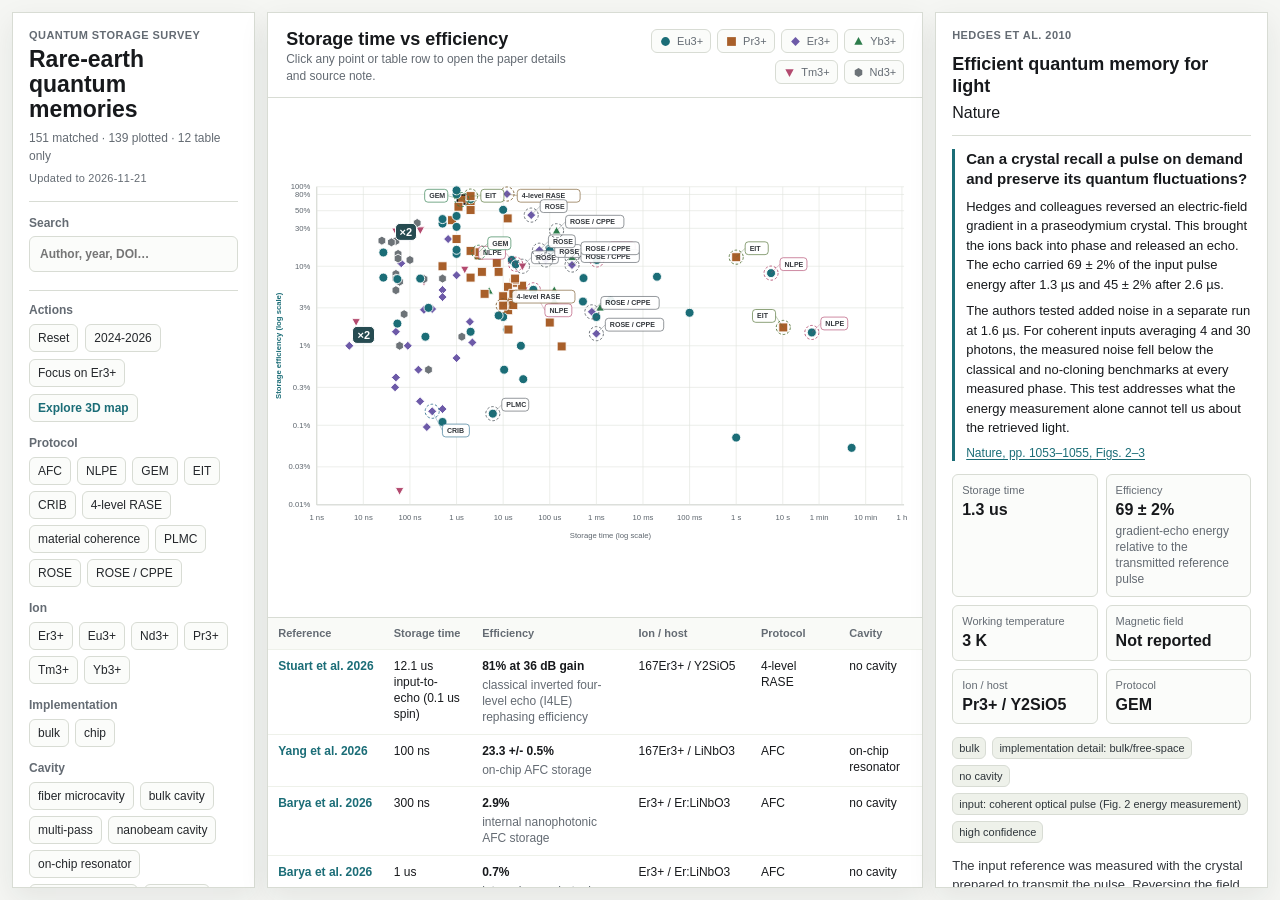
<file: index.html>
<!doctype html>
<html lang="en">
<head>
  <meta charset="utf-8">
  <meta name="viewport" content="width=device-width, initial-scale=1">
  <title>Rare-earth Quantum Memories for Light</title>
  <link rel="stylesheet" href="point-groups.css?v=20261119a">
  <link rel="stylesheet" href="styles.css?v=20261119a">
  <link rel="stylesheet" href="paper-reading.css?v=20261119c">
</head>
<body>
  <main class="app-shell">
    <aside class="control-panel" aria-label="Filters">
      <div class="brand-block">
        <p class="eyebrow">Quantum storage survey</p>
        <h1>Rare-earth quantum memories</h1>
        <p class="meta-line" id="resultCounts" role="status"><span id="matchCount">0</span> matched · <span id="visibleCount">0</span> plotted · <span id="tableOnlyCount">0</span> table only</p>
        <p class="updated-line">Updated to <time id="updatedDate" datetime="2026-11-21">2026-11-21</time></p>
      </div>

      <label class="search-box">
        <span>Search</span>
        <input id="searchInput" type="search" placeholder="Author, year, DOI…">
      </label>
      <button class="filter-toggle" id="filterToggle" type="button" aria-expanded="false" aria-controls="filterGroups">Filters</button>

      <div class="filter-groups" id="filterGroups">
        <section class="action-group">
          <div class="filter-title">Actions</div>
          <div class="button-row">
            <button id="resetFilters" type="button">Reset</button>
            <button id="recentOnly" type="button" aria-pressed="false">2024-2026</button>
            <button id="focusEr" type="button" aria-pressed="false">Focus on Er3+</button>
          </div>
          <a class="action-link" href="3d.html" aria-label="Open the interactive three-dimensional literature map">Explore 3D map</a>
          <div class="focus-legend" id="focusLegend" hidden></div>
        </section>

        <section class="filter-group">
          <div class="filter-title">Protocol</div>
          <div class="chip-grid" id="protocolFilters"></div>
        </section>

        <section class="filter-group">
          <div class="filter-title">Ion</div>
          <div class="chip-grid" id="ionFilters"></div>
        </section>

        <section class="filter-group">
          <div class="filter-title">Implementation</div>
          <div class="chip-grid" id="architectureFilters"></div>
        </section>

        <section class="filter-group">
          <div class="filter-title">Cavity</div>
          <div class="chip-grid" id="cavityFilters"></div>
        </section>

        <section class="notes-block">
          <div class="filter-title">Reading map</div>
          <p id="readingMapText">Color and marker shape both encode ion species. Non-AFC points are labeled directly on the chart.</p>
          <details class="paper-index" id="paperReadingIndex" hidden></details>
        </section>

        <section class="notes-block">
          <div class="filter-title">Review trail</div>
          <div class="review-list" id="reviewList"></div>
        </section>
      </div>
    </aside>

    <section class="chart-panel" aria-label="Interactive memory map">
      <div class="chart-toolbar">
        <div>
          <h2 id="chartTitle">Storage time vs efficiency</h2>
          <p id="chartDescription">Click any point or table row to open the paper details and source note.</p>
        </div>
        <div class="mini-legend" id="miniLegend"></div>
      </div>

      <div class="chart-wrap">
        <svg id="memorySvg" role="img" aria-label="Log-log map of storage time and efficiency"></svg>
        <div id="groupBadges" class="point-group-layer"></div>
        <div id="tooltip" class="tooltip" hidden></div>
      </div>

      <div class="table-wrap">
        <table>
          <colgroup>
            <col class="reference-col"><col class="time-col"><col class="efficiency-col">
            <col class="host-col"><col class="protocol-col"><col class="cavity-col">
          </colgroup>
          <thead>
            <tr>
              <th scope="col">Reference</th>
              <th scope="col">Storage time</th>
              <th scope="col">Efficiency</th>
              <th scope="col">Ion / host</th>
              <th scope="col">Protocol</th>
              <th scope="col">Cavity</th>
            </tr>
          </thead>
          <tbody id="resultsTable"></tbody>
        </table>
      </div>
    </section>

    <aside class="detail-panel" id="desktopDetail" aria-label="Paper details">
      <div class="detail-empty" id="emptyDetail">
        <h2>No matching records</h2>
        <p>Try another search or clear your filters.</p>
      </div>
      <article id="detailContent" class="detail-content" hidden></article>
    </aside>
  </main>
  <dialog class="detail-sheet" id="detailSheet" aria-labelledby="detailSheetTitle">
    <div class="sheet-header">
      <h2 id="detailSheetTitle">Result details</h2>
      <button type="button" id="closeDetailSheet" autofocus>Close</button>
    </div>
    <div class="sheet-content" id="sheetContent"></div>
  </dialog>

  <script src="data.js?v=20261119c"></script>
  <script src="author-index.js?v=20261118b"></script>
  <script src="source-locations.js?v=20261119c"></script>
  <script src="experimental-conditions.js?v=20261119c"></script>
  <script src="result-search.js?v=20261119b"></script>
  <script src="point-groups.js?v=20261119a"></script>
  <script src="paper-reading.js?v=20261119c"></script>
  <script src="app.js?v=20261119c"></script>
</body>
</html>
</file>
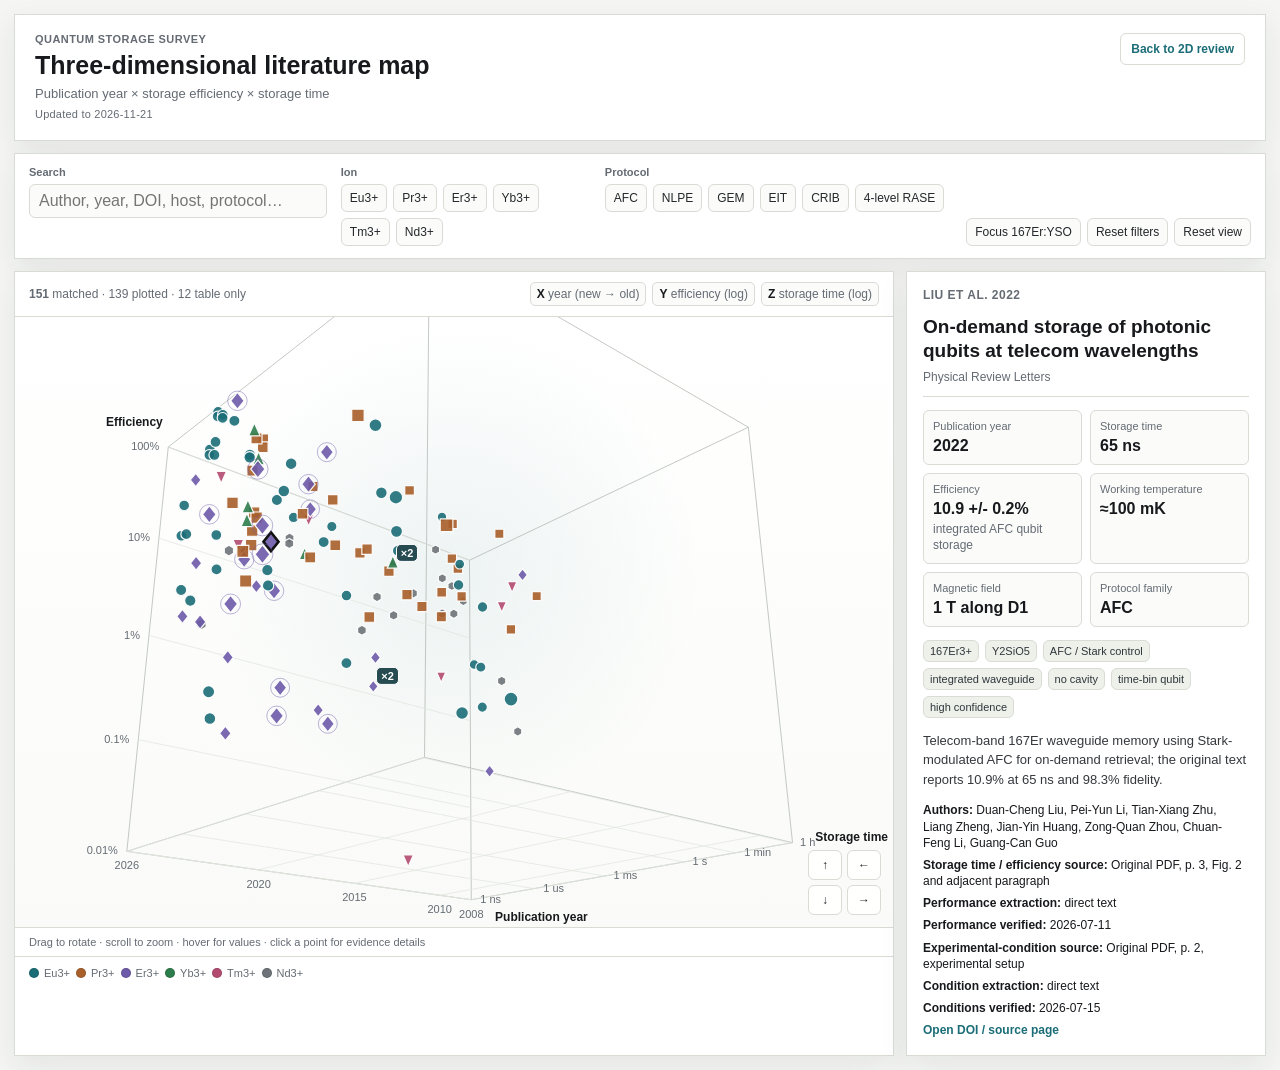
<file: 3d.html>
<!doctype html>
<html lang="en">
<head>
  <meta charset="utf-8">
  <meta name="viewport" content="width=device-width, initial-scale=1">
  <title>3D Literature Map | Rare-earth Quantum Memories</title>
  <link rel="stylesheet" href="point-groups.css?v=20261119a">
  <link rel="stylesheet" href="3d.css?v=20261119a">
  <link rel="stylesheet" href="paper-reading.css?v=20261119c">
</head>
<body>
  <main class="three-d-shell">
    <header class="three-d-header">
      <div>
        <p class="eyebrow">Quantum storage survey</p>
        <h1>Three-dimensional literature map</h1>
        <p class="subtitle">Publication year × storage efficiency × storage time</p>
        <p class="updated-line">Updated to <time id="updatedDate" datetime="2026-11-21">2026-11-21</time></p>
      </div>
      <a class="back-link" href="index.html">Back to 2D review</a>
    </header>

    <section class="control-strip" aria-label="Three-dimensional map filters">
      <label class="search-control">
        <span>Search</span>
        <input id="search3d" type="search" placeholder="Author, year, DOI, host, protocol…">
      </label>
      <div class="control-group">
        <span class="control-label">Ion</span>
        <div class="chip-row" id="ionFilters3d"></div>
      </div>
      <div class="control-group">
        <span class="control-label">Protocol</span>
        <div class="chip-row" id="protocolFilters3d"></div>
      </div>
      <div class="action-row">
        <button id="focusEr3d" type="button" aria-pressed="false">Focus 167Er:YSO</button>
        <button id="reset3d" type="button">Reset filters</button>
        <button id="resetCamera3d" type="button">Reset view</button>
      </div>
    </section>

    <section class="map-layout">
      <div class="plot-card">
        <div class="plot-toolbar">
          <p id="resultCounts3d" role="status"><strong id="matchCount3d">0</strong> matched · <span id="visible3d">0</span> plotted · <span id="tableOnlyCount3d">0</span> table only</p>
          <div class="axis-key" aria-label="Axis mapping">
            <span><b>X</b> year (new → old)</span>
            <span><b>Y</b> efficiency (log)</span>
            <span><b>Z</b> storage time (log)</span>
          </div>
        </div>
        <div class="canvas-wrap" id="canvasWrap3d">
          <canvas id="plot3d" role="img" aria-label="Interactive three-dimensional scatter plot of publication year, storage efficiency, and storage time"></canvas>
          <div id="groupBadges3d" class="point-group-layer"></div>
          <div id="tooltip3d" class="plot-tooltip" hidden></div>
          <div class="camera-pad" aria-label="Rotate the three-dimensional view">
            <button type="button" data-camera="up" aria-label="Rotate view upward">↑</button>
            <button type="button" data-camera="left" aria-label="Rotate view left">←</button>
            <button type="button" data-camera="down" aria-label="Rotate view downward">↓</button>
            <button type="button" data-camera="right" aria-label="Rotate view right">→</button>
          </div>
        </div>
        <p class="interaction-hint">Drag to rotate · scroll to zoom · hover for values · click a point for evidence details</p>
        <div class="legend-row" id="legend3d"></div>
      </div>

      <aside class="detail-card" aria-label="Selected result details">
        <article id="detail3d"></article>
      </aside>
    </section>
  </main>

  <script src="data.js?v=20261119c"></script>
  <script src="author-index.js?v=20261118b"></script>
  <script src="source-locations.js?v=20261119c"></script>
  <script src="experimental-conditions.js?v=20261119c"></script>
  <script src="result-search.js?v=20261119b"></script>
  <script src="point-groups.js?v=20261119a"></script>
  <script src="paper-reading.js?v=20261119c"></script>
  <script src="3d.js?v=20261119c"></script>
</body>
</html>
</file>
<file: point-groups.css>
.point-group-layer {
  position: absolute;
  inset: 0;
  z-index: 2;
  pointer-events: none;
  overflow: hidden;
}

.point-group-badge {
  position: absolute;
  transform: translate(3px, calc(-100% - 2px));
  pointer-events: auto;
  padding: 2px 4px;
  min-width: 22px;
  border: 1px solid white;
  border-radius: 5px;
  background: #264b51;
  color: white;
  font: bold 11px/1.1 Arial, sans-serif;
  cursor: pointer;
}

.point-group-badge:focus-visible, .point-group-option:focus-visible, .point-group-close:focus-visible {
  outline: 2px solid var(--accent);
  outline-offset: 2px;
}

.point-group-dialog {
  width: min(440px, calc(100% - 24px));
  max-height: calc(100dvh - 32px);
  padding: 18px;
  border: 1px solid var(--line);
  border-radius: 9px;
  color: var(--ink);
  background: var(--panel);
  box-shadow: var(--shadow);
}

.point-group-dialog::backdrop { background: rgba(15, 25, 29, .34); }
.point-group-header { display: flex; align-items: center; justify-content: space-between; gap: 12px; margin-bottom: 12px; }
.point-group-close {
  padding: 4px 8px;
  border: 1px solid var(--line);
  border-radius: 5px;
  color: var(--ink);
  background: var(--panel);
  font-size: 18px;
  cursor: pointer;
}

.point-group-options, .point-group-option { display: grid; gap: 7px; }
.point-group-option {
  width: 100%;
  padding: 11px 12px;
  text-align: left;
  overflow-wrap: anywhere;
  border: 1px solid var(--line);
  border-radius: 6px;
  color: var(--muted);
  background: #fbfcfa;
  font-size: 12px;
  line-height: 1.4;
  cursor: pointer;
}
.point-group-option:hover { border-color: var(--accent); }
.point-group-option strong { color: var(--ink); font-size: 14px; }

@media (pointer: coarse) {
  .point-group-badge { min-width: 25px; min-height: 24px; }
  .point-group-close { min-width: 36px; min-height: 36px; }
}
</file>
<file: styles.css>
:root {
  --bg: #f5f6f3;
  --panel: #ffffff;
  --ink: #17191c;
  --muted: #646b73;
  --line: #d8dcd4;
  --soft: #eef1ea;
  --accent: #1b6d77;
  --accent-2: #a85f2a;
  --danger: #9d3b4a;
  --shadow: 0 10px 28px rgba(25, 32, 38, 0.08);
}

* { box-sizing: border-box; }
[hidden] { display: none !important; }

html, body {
  margin: 0;
  min-height: 100%;
  background: var(--bg);
  color: var(--ink);
  font-family: Arial, Helvetica, sans-serif;
}

body { overflow: hidden; }
button, input { font: inherit; }
h1, h2, h3, p { margin: 0; }

.app-shell {
  display: grid;
  grid-template-columns: clamp(218px, 19vw, 276px) minmax(0, 1fr) clamp(286px, 26vw, 380px);
  gap: 12px;
  height: 100vh;
  padding: 12px;
}

.control-panel, .chart-panel, .detail-panel {
  min-height: 0;
  background: var(--panel);
  border: 1px solid var(--line);
  box-shadow: var(--shadow);
}

.control-panel, .detail-panel {
  overflow: auto;
  padding: 16px;
}

.control-panel {
  display: flex;
  flex-direction: column;
  gap: 14px;
}

.filter-groups { display: grid; gap: 14px; }
.filter-toggle { display: none; }
.detail-sheet:not([open]) { display: none; }

.brand-block {
  border-bottom: 1px solid var(--line);
  padding-bottom: 14px;
}

.eyebrow {
  margin-bottom: 6px;
  color: var(--muted);
  font-size: 11px;
  font-weight: 700;
  letter-spacing: .04em;
  text-transform: uppercase;
}

h1 { font-size: 23px; line-height: 1.08; }
h2 { font-size: 18px; line-height: 1.2; }
h3 { font-size: 16px; line-height: 1.25; }

.meta-line, .chart-toolbar p, .detail-empty p, .notes-block p {
  color: var(--muted);
  font-size: 12px;
  line-height: 1.45;
}

.meta-line { margin-top: 9px; }

.updated-line {
  margin-top: 6px;
  color: var(--muted);
  font-size: 11px;
  line-height: 1.4;
  letter-spacing: .02em;
}

.search-box {
  display: grid;
  gap: 6px;
  color: var(--muted);
  font-size: 12px;
  font-weight: 700;
}

.search-box input {
  width: 100%;
  height: 36px;
  border: 1px solid var(--line);
  border-radius: 6px;
  padding: 0 10px;
  background: #fbfcfa;
  color: var(--ink);
  outline: none;
}

.search-box input:focus {
  border-color: var(--accent);
  box-shadow: 0 0 0 3px rgba(27, 109, 119, .15);
}

.filter-group, .notes-block, .action-group { display: grid; gap: 7px; }
.filter-title { color: var(--muted); font-size: 12px; font-weight: 700; }
.chip-grid { display: flex; flex-wrap: wrap; gap: 6px; }

.chip, .button-row button, .action-link {
  display: inline-flex;
  align-items: center;
  justify-content: center;
  min-height: 28px;
  border: 1px solid var(--line);
  border-radius: 6px;
  background: #fbfcfa;
  color: #24272b;
  padding: 5px 8px;
  cursor: pointer;
  font-size: 12px;
  line-height: 1;
}

.chip[aria-pressed="true"], .button-row button[aria-pressed="true"] {
  border-color: #1d2a2d;
  background: #e1eee9;
  color: #102326;
}

.button-row { display: flex; flex-wrap: wrap; gap: 7px; }

.action-link {
  width: fit-content;
  color: var(--accent);
  font-weight: 700;
  text-decoration: none;
}

.action-link:hover,
.action-link:focus-visible {
  border-color: var(--accent);
  box-shadow: 0 0 0 3px rgba(27, 109, 119, .15);
  outline: none;
}

.action-group {
  margin-top: 4px;
  padding-top: 12px;
  border-top: 1px solid var(--line);
}

.chart-panel {
  display: grid;
  grid-template-rows: auto minmax(360px, 1fr) minmax(170px, 30vh);
  overflow: hidden;
}

.chart-toolbar {
  display: flex;
  justify-content: space-between;
  gap: 18px;
  padding: 16px 18px 12px;
  border-bottom: 1px solid var(--line);
}

.mini-legend {
  display: flex;
  flex-wrap: wrap;
  justify-content: flex-end;
  gap: 6px;
  max-width: 430px;
}

.focus-legend {
  display: flex;
  flex-wrap: wrap;
  justify-content: flex-start;
  gap: 6px;
}

.legend-label {
  align-self: center;
  color: var(--muted);
  font-size: 11px;
  font-weight: 700;
}

.legend-break {
  flex-basis: 100%;
  height: 0;
}

.legend-pill {
  display: inline-flex;
  align-items: center;
  gap: 5px;
  height: 24px;
  border: 1px solid var(--line);
  border-radius: 6px;
  padding: 0 7px;
  color: var(--muted);
  font-size: 11px;
  background: #fbfcfa;
}

.legend-marker {
  width: 13px;
  height: 13px;
  display: inline-flex;
}

.legend-marker svg {
  width: 100%;
  height: 100%;
  display: block;
}

.chart-wrap {
  position: relative;
  min-height: 0;
  overflow: hidden;
}

#memorySvg {
  width: 100%;
  height: 100%;
  min-height: 360px;
  display: block;
}

.tooltip {
  position: absolute;
  z-index: 10;
  width: max-content;
  max-width: min(300px, calc(100% - 16px));
  pointer-events: none;
  border: 1px solid var(--line);
  border-radius: 6px;
  background: #fff;
  box-shadow: var(--shadow);
  padding: 8px 9px;
  font-size: 12px;
  line-height: 1.35;
  overflow-wrap: anywhere;
}

.table-wrap {
  overflow: auto;
  border-top: 1px solid var(--line);
}

table {
  width: 100%;
  min-width: 680px;
  table-layout: fixed;
  border-collapse: collapse;
  font-size: 12px;
}

.reference-col { width: 17%; }
.time-col { width: 13%; }
.efficiency-col { width: 23%; }
.host-col { width: 18%; }
.protocol-col { width: 13%; }
.cavity-col { width: 16%; }

.efficiency-definition {
  display: block;
  margin-top: 3px;
  color: var(--muted);
  font-size: 12px;
  line-height: 1.35;
}

.result-ref {
  border: 0;
  background: transparent;
  padding: 0;
  color: var(--accent);
  text-align: left;
  cursor: pointer;
  font-weight: 700;
}

.result-ref:hover { text-decoration: underline; }
.table-only-label { display: block; margin-top: 3px; font-size: 11px; }

th, td {
  border-bottom: 1px solid var(--soft);
  padding: 8px 10px;
  text-align: left;
  vertical-align: top;
  overflow-wrap: anywhere;
  line-height: 1.35;
}

th {
  position: sticky;
  top: 0;
  z-index: 1;
  background: #f9faf7;
  color: var(--muted);
  font-size: 11px;
}

tr { cursor: pointer; }
tr:hover, tr.selected { background: #eef6f2; }

.detail-empty {
  display: grid;
  align-content: center;
  min-height: 100%;
  gap: 8px;
}

.detail-content {
  display: grid;
  gap: 13px;
  max-width: 100%;
  overflow-wrap: anywhere;
}

.detail-heading {
  display: grid;
  gap: 7px;
  border-bottom: 1px solid var(--line);
  padding-bottom: 13px;
}

.detail-heading a {
  color: var(--accent);
  text-decoration: none;
}

.detail-grid {
  display: grid;
  grid-template-columns: 1fr 1fr;
  gap: 8px;
}

.metric {
  border: 1px solid var(--line);
  border-radius: 6px;
  padding: 9px;
  background: #fbfcfa;
}

.metric span {
  display: block;
  color: var(--muted);
  font-size: 11px;
  margin-bottom: 4px;
}

.metric strong {
  display: block;
  font-size: 16px;
  line-height: 1.2;
  overflow-wrap: anywhere;
}

.tag-row {
  display: flex;
  flex-wrap: wrap;
  gap: 6px;
}

.tag {
  border-radius: 6px;
  border: 1px solid var(--line);
  background: var(--soft);
  padding: 4px 6px;
  font-size: 11px;
  color: #2f363b;
}

.detail-note {
  color: #34383d;
  font-size: 13px;
  line-height: 1.5;
}

.link-list {
  display: grid;
  gap: 5px;
  font-size: 12px;
}

.link-list a {
  color: var(--accent);
  text-decoration: none;
}

.review-list {
  display: grid;
  gap: 7px;
}

.review-list a {
  color: var(--accent);
  font-size: 12px;
  line-height: 1.35;
  text-decoration: none;
}

.axis-label, .tick-label {
  fill: #5d656d;
  font-size: 12px;
}

.axis-toggle {
  cursor: pointer;
  fill: var(--accent);
  font-weight: 700;
}

.axis-toggle:focus {
  outline: none;
}

.grid-line { stroke: #e1e5de; stroke-width: 1; }
.axis-line { stroke: #aeb5ad; stroke-width: 1; }
.non-afc-ring {
  fill: transparent;
  stroke-width: 1.5;
  stroke-dasharray: 4 3;
  opacity: .9;
  pointer-events: none;
}
.non-afc-leader {
  stroke-width: 1;
  opacity: .55;
  pointer-events: none;
}
.non-afc-label-bg {
  fill: rgba(255, 255, 255, .92);
  stroke-width: 1;
  pointer-events: none;
}
.non-afc-label {
  font-size: 11px;
  font-weight: 700;
  fill: #34383d;
  pointer-events: none;
}
.point { cursor: pointer; transition: opacity .15s ease; }
.point.dimmed { opacity: .22; }
.point.selected { stroke: #111; stroke-width: 2.4; }
.missing-row td { color: #7c6469; }

@media (max-width: 1160px) {
  body { overflow: auto; }
  .app-shell {
    grid-template-columns: clamp(200px, 22vw, 260px) minmax(0, 1fr);
    grid-template-rows: minmax(660px, 72vh) auto;
    height: auto;
    min-height: 100vh;
  }
  .detail-panel {
    grid-column: 1 / -1;
    min-height: 260px;
  }
}

@media (max-width: 800px) {
  .app-shell {
    display: flex;
    flex-direction: column;
    padding: 8px;
    gap: 8px;
  }
  .app-shell > * { min-width: 0; }
  .control-panel {
    display: grid;
    grid-template-columns: minmax(0, 1fr) auto;
    align-items: end;
    gap: 10px;
    padding: 12px;
  }
  .brand-block { grid-column: 1 / -1; padding: 0; border: 0; }
  .brand-block h1 { font-size: 21px; }
  .brand-block .eyebrow { margin-bottom: 4px; }
  .brand-block .meta-line, .brand-block .updated-line { display: inline-block; margin: 5px 8px 0 0; }
  .search-box { min-width: 0; gap: 4px; }
  .search-box input { height: 42px; font-size: 16px; }
  .filter-toggle, .sheet-header button {
    display: inline-flex;
    align-items: center;
    justify-content: center;
    gap: 8px;
    min-height: 42px;
    padding: 0 12px;
    border: 1px solid var(--line);
    border-radius: 6px;
    background: #fbfcfa;
    color: var(--ink);
    font-weight: 700;
    cursor: pointer;
  }
  .filter-toggle::after {
    content: "";
    width: 6px;
    height: 6px;
    border: solid currentColor;
    border-width: 0 1.5px 1.5px 0;
    transform: translateY(-2px) rotate(45deg);
  }
  .filter-toggle[aria-expanded="true"]::after { transform: translateY(2px) rotate(225deg); }
  .filter-toggle[aria-expanded="false"] + .filter-groups { display: none; }
  .filter-groups { grid-column: 1 / -1; }
  .filter-groups .chip, .filter-groups .action-link, .button-row button { min-height: 36px; }
  .detail-panel { display: none; }
  .chart-panel {
    grid-template-rows: auto auto auto;
  }
  .chart-toolbar { flex-direction: column; gap: 8px; padding: 12px; }
  .mini-legend { justify-content: flex-start; gap: 5px 10px; }
  .mini-legend .legend-pill { border: 0; padding: 0; background: transparent; height: 19px; }
  .chart-wrap { height: clamp(324px, 85vw, 430px); }
  #memorySvg { min-height: 0; }
  .table-wrap { max-height: min(62vh, 600px); }

  html:has(.detail-sheet[open]), body:has(.detail-sheet[open]) { overflow: hidden; }
  .detail-sheet {
    position: fixed;
    inset: auto 0 0;
    width: 100%;
    max-width: 100%;
    max-height: 84vh;
    max-height: 84dvh;
    margin: 0;
    padding: 0;
    background: var(--panel);
    color: var(--ink);
    border: 1px solid var(--line);
    border-bottom: none;
    border-radius: 16px 16px 0 0;
    box-shadow: 0 -12px 44px rgba(23, 25, 28, .18);
    overflow: hidden;
  }
  .detail-sheet[open] { display: flex; flex-direction: column; }
  .detail-sheet::backdrop { background: rgba(22, 30, 32, .48); }
  .sheet-header {
    display: flex;
    align-items: center;
    justify-content: space-between;
    padding: 8px 14px;
    border-bottom: 1px solid var(--line);
  }
  .sheet-header h2 { font-size: 16px; }
  .sheet-content {
    overflow: auto;
    overscroll-behavior: contain;
    padding: 14px 14px max(20px, env(safe-area-inset-bottom));
  }
  .detail-sheet :focus-visible, .filter-toggle:focus-visible { outline: 2px solid var(--accent); outline-offset: 2px; }
}
</file>
<file: paper-reading.css>
.paper-reading {
  display: grid;
  gap: 7px;
  border-left: 3px solid var(--accent);
  padding-left: 11px;
  color: var(--ink);
}

.paper-reading h3 { margin: 0; font-size: 15px; line-height: 1.35; }
.paper-reading p { margin: 0; font-size: 13px; line-height: 1.5; }
.paper-reading a, .paper-comparison a, .paper-index a {
  color: var(--accent);
  text-underline-offset: 2px;
}
.paper-reading a { font-size: 12px; line-height: 1.4; }
.paper-index summary, .paper-comparison summary {
  padding: 5px 0;
  color: var(--accent);
  cursor: pointer;
  font-size: 13px;
  font-weight: 700;
  line-height: 1.4;
}
.paper-index ul, .paper-comparison ul {
  display: grid;
  list-style: none;
  padding: 0;
  margin: 3px 0 0;
}
.paper-index li + li, .paper-comparison li + li { border-top: 1px solid var(--line); }
.paper-index a { display: grid; gap: 3px; padding: 7px 0; font-size: 12px; line-height: 1.4; }
.paper-index strong { color: var(--ink); }
.paper-comparison li { display: grid; gap: 3px; padding: 8px; font-size: 12px; line-height: 1.4; }
.paper-comparison li[aria-current] { background: var(--soft); }
.paper-comparison p { margin: 0; }
.paper-measure { display: flex; align-items: baseline; flex-wrap: wrap; gap: 3px 8px; }
.paper-measure strong { font-size: 13px; }
.paper-measure small { color: var(--ink); font-size: 11px; }
.paper-setting, .paper-source { color: var(--muted); }
</file>
<file: 3d.css>
:root {
  --bg: #f5f6f3;
  --panel: #ffffff;
  --ink: #17191c;
  --muted: #646b73;
  --line: #d8dcd4;
  --soft: #eef1ea;
  --accent: #1b6d77;
  --shadow: 0 10px 28px rgba(25, 32, 38, 0.08);
}

* { box-sizing: border-box; }
[hidden] { display: none !important; }

html, body {
  margin: 0;
  min-height: 100%;
  background: var(--bg);
  color: var(--ink);
  font-family: Arial, Helvetica, sans-serif;
}

button, input { font: inherit; }
h1, h2, p { margin: 0; }

.three-d-shell {
  width: min(1600px, 100%);
  margin: 0 auto;
  padding: 14px;
}

.three-d-header,
.control-strip,
.plot-card,
.detail-card {
  border: 1px solid var(--line);
  background: var(--panel);
  box-shadow: var(--shadow);
}

.three-d-header {
  display: flex;
  align-items: flex-start;
  justify-content: space-between;
  gap: 20px;
  padding: 18px 20px;
}

.eyebrow {
  margin-bottom: 6px;
  color: var(--muted);
  font-size: 11px;
  font-weight: 700;
  letter-spacing: .04em;
  text-transform: uppercase;
}

h1 { font-size: 25px; line-height: 1.12; }
h2 { font-size: 19px; line-height: 1.25; }
.subtitle { margin-top: 7px; color: var(--muted); font-size: 13px; }

.updated-line {
  margin-top: 6px;
  color: var(--muted);
  font-size: 11px;
  line-height: 1.4;
  letter-spacing: .02em;
}

.back-link,
.detail-link {
  color: var(--accent);
  font-size: 12px;
  font-weight: 700;
  text-decoration: none;
}

.back-link {
  border: 1px solid var(--line);
  border-radius: 6px;
  padding: 8px 10px;
  white-space: nowrap;
}

.back-link:hover,
.back-link:focus-visible,
.detail-link:hover,
.detail-link:focus-visible {
  outline: 2px solid rgba(27, 109, 119, .22);
  outline-offset: 2px;
}

.control-strip {
  display: grid;
  grid-template-columns: minmax(220px, 1.2fr) minmax(250px, 1fr) minmax(320px, 1.4fr) auto;
  gap: 14px;
  margin-top: 12px;
  padding: 12px 14px;
}

.search-control,
.control-group {
  display: grid;
  align-content: start;
  gap: 6px;
}

.search-control span,
.control-label {
  color: var(--muted);
  font-size: 11px;
  font-weight: 700;
}

.search-control input {
  width: 100%;
  height: 34px;
  border: 1px solid var(--line);
  border-radius: 6px;
  padding: 0 9px;
  background: #fbfcfa;
  color: var(--ink);
}

.search-control input:focus {
  border-color: var(--accent);
  box-shadow: 0 0 0 3px rgba(27, 109, 119, .15);
  outline: none;
}

.chip-row,
.action-row,
.legend-row,
.axis-key {
  display: flex;
  flex-wrap: wrap;
  gap: 6px;
}

.chip-row button,
.action-row button,
.camera-pad button {
  min-height: 28px;
  border: 1px solid var(--line);
  border-radius: 6px;
  background: #fbfcfa;
  color: #24272b;
  padding: 5px 8px;
  cursor: pointer;
  font-size: 12px;
}

.chip-row button[aria-pressed="true"],
.action-row button[aria-pressed="true"] {
  border-color: #1d2a2d;
  background: #e1eee9;
  color: #102326;
}

.chip-row button:focus-visible,
.action-row button:focus-visible,
.camera-pad button:focus-visible {
  outline: 2px solid rgba(27, 109, 119, .32);
  outline-offset: 2px;
}

.action-row { align-content: end; justify-content: flex-end; }

.map-layout {
  display: grid;
  grid-template-columns: minmax(0, 1fr) 360px;
  gap: 12px;
  margin-top: 12px;
}

.plot-card { min-width: 0; overflow: hidden; }

.plot-toolbar {
  display: flex;
  align-items: center;
  justify-content: space-between;
  gap: 12px;
  border-bottom: 1px solid var(--line);
  padding: 10px 14px;
  color: var(--muted);
  font-size: 12px;
}

.axis-key span {
  border: 1px solid var(--line);
  border-radius: 5px;
  padding: 4px 6px;
  background: #fbfcfa;
  white-space: nowrap;
}

.axis-key b { color: var(--ink); }

.canvas-wrap {
  position: relative;
  min-height: 610px;
  background:
    radial-gradient(circle at 50% 42%, rgba(27, 109, 119, .07), transparent 44%),
    linear-gradient(#fff, #fafbf8);
  touch-action: none;
}

#plot3d {
  display: block;
  width: 100%;
  height: 610px;
  cursor: grab;
}

#plot3d.dragging { cursor: grabbing; }

.plot-tooltip {
  position: absolute;
  z-index: 4;
  width: max-content;
  max-width: min(320px, calc(100% - 20px));
  pointer-events: none;
  border: 1px solid var(--line);
  border-radius: 6px;
  background: #fff;
  box-shadow: var(--shadow);
  padding: 8px 9px;
  font-size: 12px;
  line-height: 1.38;
}

.camera-pad {
  position: absolute;
  right: 12px;
  bottom: 12px;
  display: grid;
  grid-template-columns: repeat(2, 34px);
  gap: 5px;
}

.camera-pad button {
  width: 34px;
  height: 30px;
  padding: 0;
  background: rgba(255, 255, 255, .92);
}

.interaction-hint {
  border-top: 1px solid var(--line);
  padding: 8px 14px;
  color: var(--muted);
  font-size: 11px;
}

.legend-row {
  border-top: 1px solid var(--line);
  padding: 10px 14px;
}

.legend-item {
  display: inline-flex;
  align-items: center;
  gap: 5px;
  color: var(--muted);
  font-size: 11px;
}

.legend-mark {
  width: 10px;
  height: 10px;
  border: 1px solid rgba(0, 0, 0, .14);
  border-radius: 50%;
}

.detail-card {
  min-width: 0;
  padding: 16px;
}

#detail3d {
  display: grid;
  gap: 13px;
  overflow-wrap: anywhere;
}

.detail-heading {
  display: grid;
  gap: 7px;
  border-bottom: 1px solid var(--line);
  padding-bottom: 12px;
}

.detail-heading p { color: var(--muted); font-size: 12px; }

.detail-grid {
  display: grid;
  grid-template-columns: 1fr 1fr;
  gap: 8px;
}

.metric {
  border: 1px solid var(--line);
  border-radius: 6px;
  padding: 9px;
  background: #fbfcfa;
}

.metric span {
  display: block;
  margin-bottom: 4px;
  color: var(--muted);
  font-size: 11px;
}

.metric strong { display: block; font-size: 16px; line-height: 1.2; }

.efficiency-definition {
  display: block;
  margin-top: 3px;
  color: var(--muted);
  font-size: 12px;
  line-height: 1.35;
}

.tag-row { display: flex; flex-wrap: wrap; gap: 6px; }

.tag {
  border: 1px solid var(--line);
  border-radius: 6px;
  background: var(--soft);
  padding: 4px 6px;
  color: #2f363b;
  font-size: 11px;
}

.detail-note { color: #34383d; font-size: 13px; line-height: 1.5; }
.detail-meta { display: grid; gap: 6px; font-size: 12px; line-height: 1.35; }

@media (max-width: 1120px) {
  .control-strip { grid-template-columns: 1fr 1fr; }
  .action-row { justify-content: flex-start; }
  .map-layout { grid-template-columns: 1fr; }
  .detail-card { min-height: 260px; }
}

@media (max-width: 680px) {
  .three-d-shell { padding: 8px; }
  .three-d-header { flex-direction: column; }
  .control-strip { grid-template-columns: 1fr; }
  .plot-toolbar { align-items: flex-start; flex-direction: column; }
  .canvas-wrap { min-height: 546px; }
  #plot3d { height: 500px; }
  .camera-pad {
    position: static;
    grid-template-columns: repeat(4, 34px);
    justify-content: center;
    padding: 8px 0;
  }
  .axis-key { gap: 4px; }
  .detail-grid { grid-template-columns: 1fr; }
}
</file>
